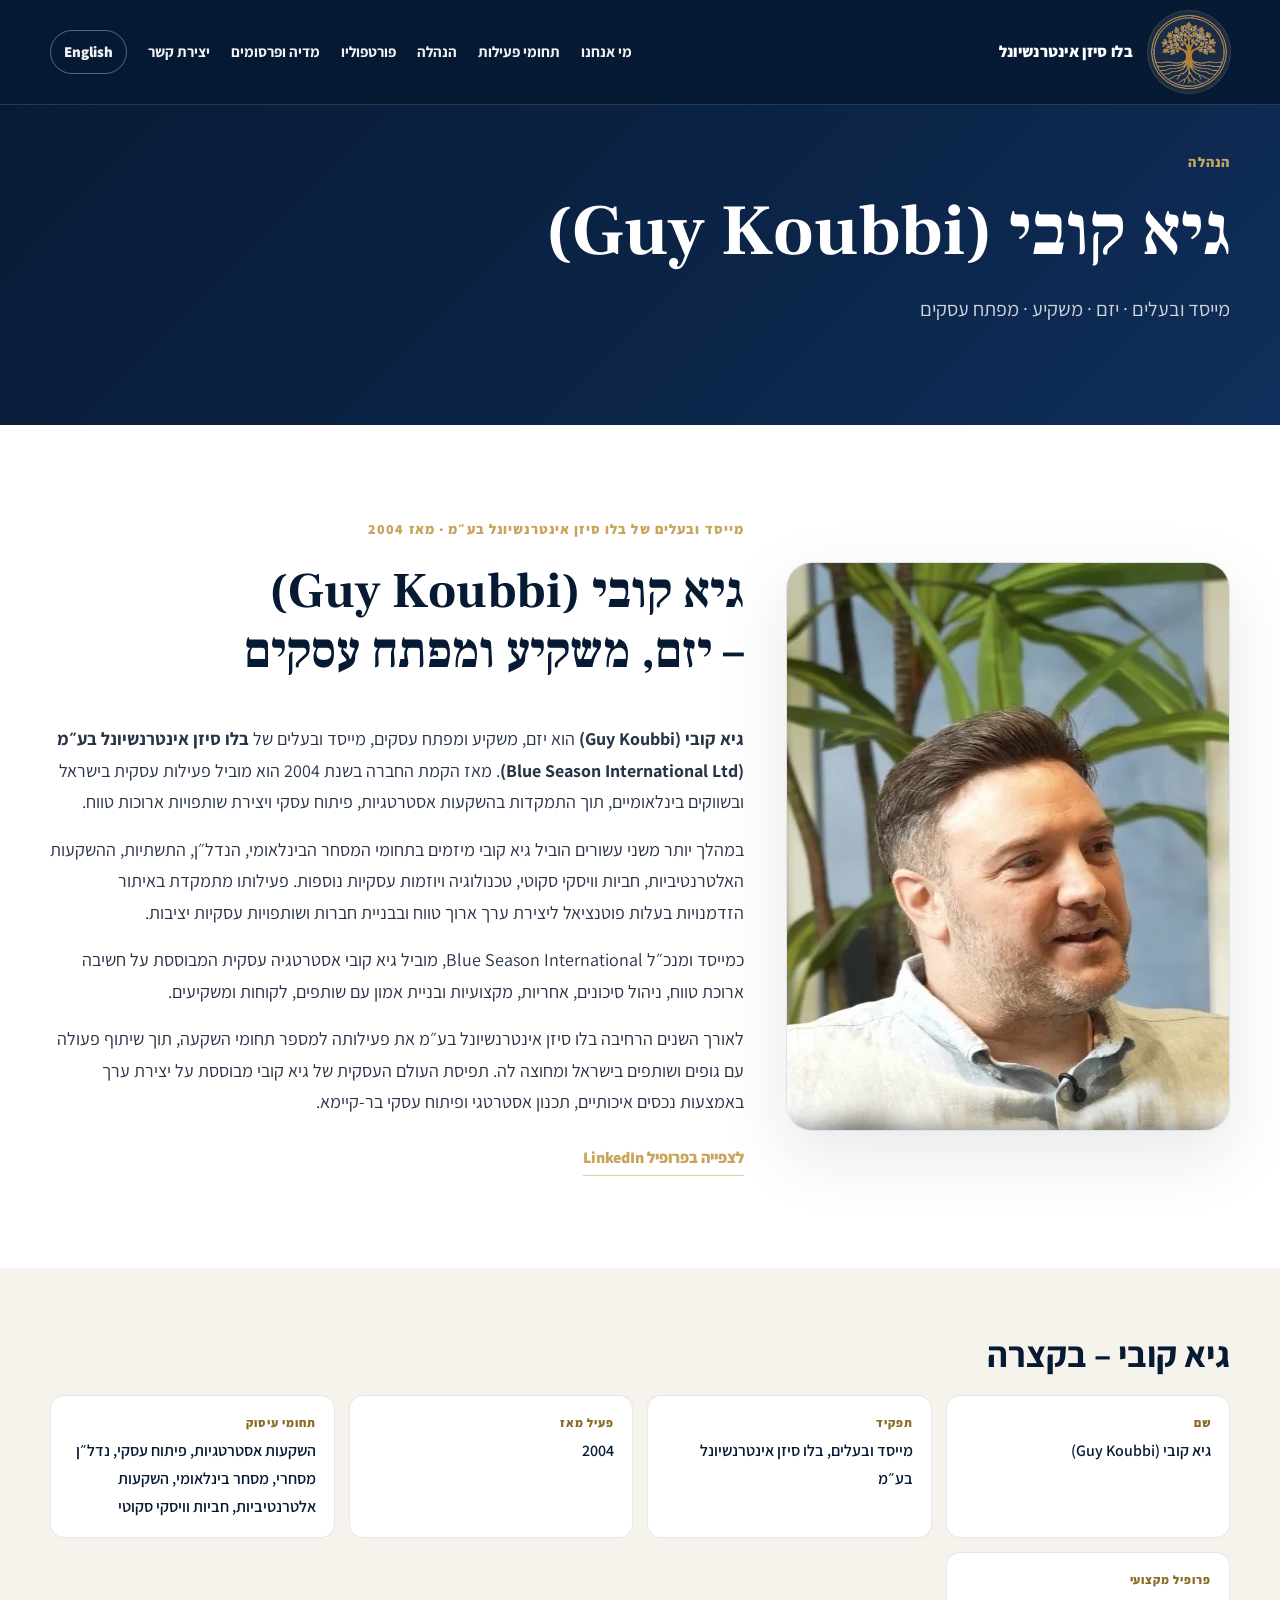
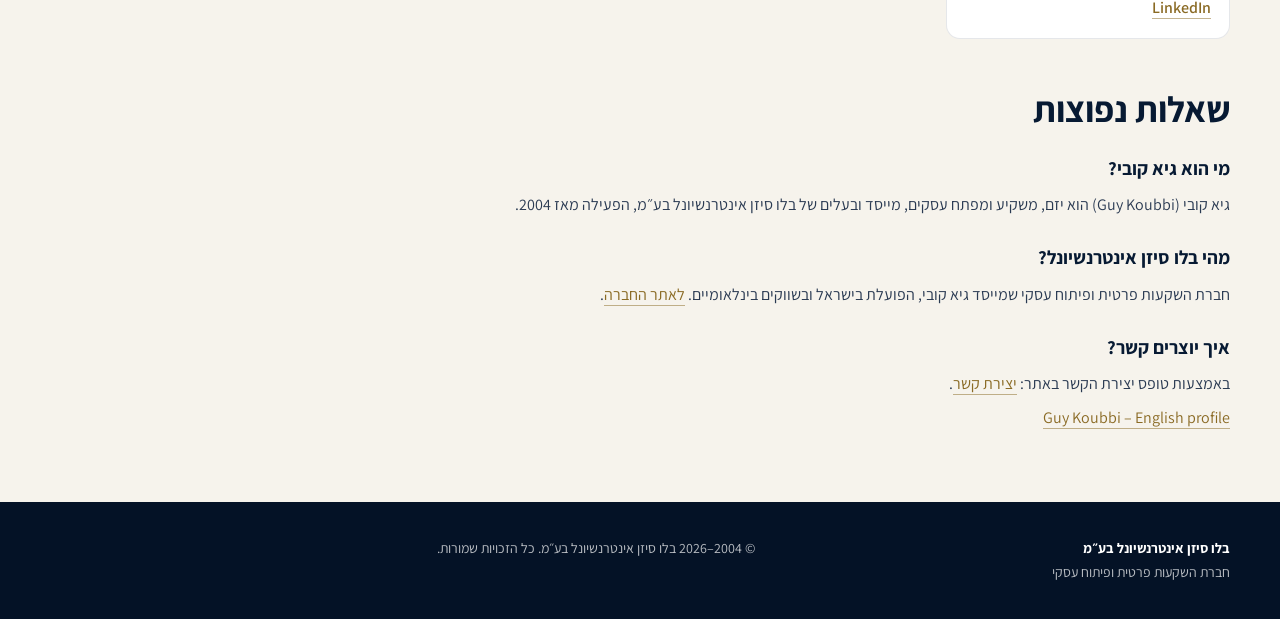
<file: guy-koubbi-he.html>
<!DOCTYPE html>
<html lang="he" dir="rtl">
<head>
  <meta charset="UTF-8">
  <meta name="viewport" content="width=device-width, initial-scale=1.0">
  <title>גיא קובי (Guy Koubbi) | בלו סיזן אינטרנשיונל בע״מ</title>
  <link rel="canonical" href="https://blueseasonint.com/guy-koubbi-he.html" />
<link rel="alternate" hreflang="he" href="https://blueseasonint.com/guy-koubbi-he.html" />
<link rel="alternate" hreflang="en" href="https://blueseasonint.com/guy-koubbi.html" />
<link rel="alternate" hreflang="x-default" href="https://blueseasonint.com/guy-koubbi.html" />
<meta property="og:site_name" content="בלו סיזן אינטרנשיונל בע״מ" />
<meta property="og:locale" content="he_IL" />
<meta property="og:locale:alternate" content="en_US" />
<meta property="og:type" content="profile" />
<meta property="og:url" content="https://blueseasonint.com/guy-koubbi-he.html" />
<meta property="og:title" content="גיא קובי (Guy Koubbi) | בלו סיזן אינטרנשיונל בע״מ" />
<meta property="og:description" content="גיא קובי (Guy Koubbi), מייסד ובעלים של בלו סיזן אינטרנשיונל בע״מ (Blue Season International Ltd), יזם, משקיע ומפתח עסקים." />
<meta property="og:image" content="https://blueseasonint.com/assets/og-image.jpg" />
<meta property="og:image:width" content="1200" />
<meta property="og:image:height" content="630" />
<meta name="twitter:card" content="summary_large_image" />
<meta name="twitter:title" content="גיא קובי (Guy Koubbi) | בלו סיזן אינטרנשיונל בע״מ" />
<meta name="twitter:description" content="גיא קובי (Guy Koubbi), מייסד ובעלים של בלו סיזן אינטרנשיונל בע״מ (Blue Season International Ltd), יזם, משקיע ומפתח עסקים." />
<meta name="twitter:image" content="https://blueseasonint.com/assets/og-image.jpg" />
<meta name="theme-color" content="#071a33" />
  <meta name="keywords" content="גיא קובי, Guy Koubbi, בלו סיזן אינטרנשיונל, יזם, משקיע, מפתח עסקים">
  <meta name="description" content="גיא קובי (Guy Koubbi), מייסד ובעלים של בלו סיזן אינטרנשיונל בע״מ (Blue Season International Ltd), יזם, משקיע ומפתח עסקים.">
  <link rel="icon" type="image/png" sizes="32x32" href="assets/favicon-32.png">
  <style>
:root{--navy:#071a33;--navy-2:#102a4a;--gold:#c8a45d;--gold-2:#d8b870;--white:#fff;--muted:#677386;--light:#f4f6f9;--line:rgba(255,255,255,.14);--dark-line:rgba(7,26,51,.12);--shadow:0 24px 70px rgba(7,26,51,.10)}
*{box-sizing:border-box}html{scroll-behavior:smooth}body{margin:0;font-family:'Assistant',Arial,sans-serif;color:var(--navy);background:#fff;line-height:1.75;direction:rtl;text-align:right}a{color:inherit;text-decoration:none}.container{width:min(1180px,calc(100% - 44px));margin:0 auto}header{position:fixed;top:0;width:100%;z-index:100;background:rgba(7,26,51,.94);backdrop-filter:blur(12px);border-bottom:1px solid var(--line)}.nav{min-height:104px;display:flex;align-items:center;justify-content:space-between;color:#fff;gap:20px}.brand{display:flex;align-items:center;gap:15px;font-weight:800;letter-spacing:.02em;text-transform:none;font-size:16px}.brand img{width:82px;height:82px;object-fit:contain;border-radius:50%;background:rgba(255,255,255,.08);box-shadow:0 0 0 1px rgba(200,164,93,.28);padding:3px}.nav-links{display:flex;gap:21px;align-items:center;font-size:15px;font-weight:700;opacity:.95}.nav-links a:hover{color:var(--gold)}.lang-switch{border:1px solid rgba(255,255,255,.35);padding:8px 13px;border-radius:999px;font-weight:800}.lang-switch:hover{border-color:var(--gold);color:var(--gold)}section{padding:92px 0}.eyebrow{color:var(--gold);letter-spacing:.08em;font-size:14px;font-weight:800;margin-bottom:18px}h1,h2,h3{margin-top:0}h1{font-family:'Assistant',Arial,sans-serif;font-size:clamp(48px,5.7vw,78px);line-height:1.08;letter-spacing:-.025em;margin-bottom:22px;max-width:760px}.linkedin-link{display:inline-flex;margin-top:10px;color:var(--gold);font-weight:900;border-bottom:1px solid rgba(200,164,93,.55);padding-bottom:3px}footer{background:#041226;color:rgba(255,255,255,.72);padding:34px 0;font-size:14px}.footer-inner{display:flex;justify-content:space-between;gap:20px;flex-wrap:wrap}footer strong{color:#fff}.page-hero{padding:150px 0 78px;background:linear-gradient(135deg,#071a33 0%,#0b2447 58%,#102f5c 100%);color:#fff}.page-hero h1{font-size:clamp(42px,6vw,72px)}.page-hero p{max-width:820px;color:rgba(255,255,255,.80);font-size:20px}.media-intro{display:grid;grid-template-columns:.78fr 1.22fr;gap:42px;align-items:center}.media-photo{border-radius:26px;overflow:hidden;box-shadow:var(--shadow);border:1px solid var(--dark-line);background:#fff}.media-photo img{width:100%;display:block}.media-bio h2{font-size:clamp(32px,4vw,50px);letter-spacing:-.04em}.media-bio .role{color:var(--gold);font-weight:800;letter-spacing:.08em;font-size:14px;margin-bottom:20px}.media-bio p{color:#273447;font-size:18px;margin:0 0 16px}
@media(max-width:980px){.nav-links{display:none}.media-intro{grid-template-columns:1fr}.brand img{width:64px;height:64px}.nav{min-height:86px}.page-hero{padding-top:126px}}
@media(max-width:620px){.container{width:min(100% - 28px,1180px)}section{padding:68px 0}.brand img{width:54px;height:54px}.nav{min-height:78px}.page-hero{padding-top:118px}}
  </style>
  <script type="application/ld+json">
{
  "@context": "https://schema.org",
  "@graph": [
    {
      "@type": "ProfilePage",
      "@id": "https://blueseasonint.com/guy-koubbi-he.html#webpage",
      "url": "https://blueseasonint.com/guy-koubbi-he.html",
      "inLanguage": "he",
      "name": "גיא קובי (Guy Koubbi)",
      "isPartOf": {
        "@id": "https://blueseasonint.com/#website"
      },
      "mainEntity": {
        "@id": "https://blueseasonint.com/guy-koubbi.html#person"
      },
      "breadcrumb": {
        "@id": "https://blueseasonint.com/guy-koubbi-he.html#breadcrumb"
      },
      "primaryImageOfPage": {
        "@type": "ImageObject",
        "url": "https://blueseasonint.com/assets/guy-koubbi.jpg",
        "width": 403,
        "height": 567
      }
    },
    {
      "@type": "Person",
      "@id": "https://blueseasonint.com/guy-koubbi.html#person",
      "name": "Guy Koubbi",
      "alternateName": [
        "גיא קובי"
      ],
      "description": "Guy Koubbi (גיא קובי) is the founder and owner of Blue Season International Ltd., an entrepreneur, investor and business developer active since 2004.",
      "url": "https://blueseasonint.com/guy-koubbi.html",
      "mainEntityOfPage": "https://blueseasonint.com/guy-koubbi-he.html",
      "image": "https://blueseasonint.com/assets/guy-koubbi.jpg",
      "jobTitle": "Founder & Owner",
      "worksFor": {
        "@id": "https://blueseasonint.com/#organization"
      },
      "affiliation": [
        {
          "@type": "Organization",
          "name": "Whisky Trade",
          "url": "https://www.whiskytrade.co.il/"
        },
        {
          "@type": "Organization",
          "name": "Cask Flow Limited",
          "url": "https://caskflow.uk/"
        }
      ],
      "sameAs": [
        "https://www.linkedin.com/in/guy-koubbi-b1179429/"
      ],
      "knowsAbout": [
        "Business Development",
        "Strategic Investments",
        "Alternative Investments",
        "Commercial Real Estate",
        "International Trade",
        "Scotch Whisky Casks"
      ],
      "knowsLanguage": [
        "he",
        "en"
      ]
    },
    {
      "@type": "BreadcrumbList",
      "@id": "https://blueseasonint.com/guy-koubbi-he.html#breadcrumb",
      "itemListElement": [
        {
          "@type": "ListItem",
          "position": 1,
          "name": "בלו סיזן אינטרנשיונל",
          "item": "https://blueseasonint.com/index-he.html"
        },
        {
          "@type": "ListItem",
          "position": 2,
          "name": "גיא קובי (Guy Koubbi)",
          "item": "https://blueseasonint.com/guy-koubbi-he.html"
        }
      ]
    }
  ]
}
</script>
<script>document.documentElement.classList.add("js")</script>
<link rel="preload" href="assets/fonts/assistant-hebrew-wght-normal.woff2" as="font" type="font/woff2" crossorigin>
<link rel="preload" href="assets/fonts/frank-ruhl-libre-hebrew-700-normal.woff2" as="font" type="font/woff2" crossorigin>
<link rel="preload" href="assets/fonts/assistant-latin-wght-normal.woff2" as="font" type="font/woff2" crossorigin>
<link rel="stylesheet" href="assets/fonts.css" />
<link rel="manifest" href="site.webmanifest" />
<link rel="apple-touch-icon" href="assets/apple-touch-icon.png" />
<link rel="stylesheet" href="assets/site-fixes.css" />
<script src="assets/site.js" defer></script>
</head>
<body>
<a class="skip-link" href="#main-content">דלג לתוכן הראשי</a>
  <header>
    <div class="container nav">
      <a class="brand" href="index-he.html#top" aria-label="בלו סיזן אינטרנשיונל">
        <img width="256" height="252" src="assets/blue-season-symbol.webp" alt="לוגו בלו סיזן אינטרנשיונל בע״מ">
        <span>בלו סיזן אינטרנשיונל</span>
      </a>
      <nav class="nav-links" aria-label="ניווט ראשי">
        <a href="index-he.html#about">מי אנחנו</a>
        <a href="index-he.html#activities">תחומי פעילות</a>
        <a href="guy-koubbi-he.html">הנהלה</a>
        <a href="index-he.html#portfolio">פורטפוליו</a>
        <a href="media-he.html">מדיה ופרסומים</a>
        <a href="index-he.html#contact">יצירת קשר</a>
        <a class="lang-switch" href="guy-koubbi.html">English</a>
      </nav>
    </div>
  </header>

  <main id="main-content">
    <section class="page-hero">
      <div class="container">
        <div class="eyebrow">הנהלה</div>
        <h1>גיא קובי (Guy Koubbi)</h1>
        <p>מייסד ובעלים · יזם · משקיע · מפתח עסקים</p>
      </div>
    </section>

    <section>
      <div class="container media-intro">
        <a class="media-photo" href="https://www.linkedin.com/in/guy-koubbi-b1179429/" target="_blank" rel="noopener" aria-label="פרופיל LinkedIn של גיא קובי">
          <img width="403" height="567" src="assets/guy-koubbi.webp" alt="גיא קובי (Guy Koubbi), מייסד ומנכ״ל בלו סיזן אינטרנשיונל בע״מ (Blue Season International Ltd)">
        </a>
        <div class="media-bio">
          <div class="role">מייסד ובעלים של בלו סיזן אינטרנשיונל בע״מ · מאז 2004</div>
          <h2>גיא קובי (Guy Koubbi) – יזם, משקיע ומפתח עסקים</h2>
          <p><strong>גיא קובי (Guy Koubbi)</strong> הוא יזם, משקיע ומפתח עסקים, מייסד ובעלים של <strong>בלו סיזן אינטרנשיונל בע״מ (Blue Season International Ltd)</strong>. מאז הקמת החברה בשנת 2004 הוא מוביל פעילות עסקית בישראל ובשווקים בינלאומיים, תוך התמקדות בהשקעות אסטרטגיות, פיתוח עסקי ויצירת שותפויות ארוכות טווח.</p>
          <p>במהלך יותר משני עשורים הוביל גיא קובי מיזמים בתחומי המסחר הבינלאומי, הנדל״ן, התשתיות, ההשקעות האלטרנטיביות, חביות וויסקי סקוטי, טכנולוגיה ויוזמות עסקיות נוספות. פעילותו מתמקדת באיתור הזדמנויות בעלות פוטנציאל ליצירת ערך ארוך טווח ובבניית חברות ושותפויות עסקיות יציבות.</p>
          <p>כמייסד ומנכ״ל Blue Season International, מוביל גיא קובי אסטרטגיה עסקית המבוססת על חשיבה ארוכת טווח, ניהול סיכונים, אחריות, מקצועיות ובניית אמון עם שותפים, לקוחות ומשקיעים.</p>
          <p>לאורך השנים הרחיבה בלו סיזן אינטרנשיונל בע״מ את פעילותה למספר תחומי השקעה, תוך שיתוף פעולה עם גופים ושותפים בישראל ומחוצה לה. תפיסת העולם העסקית של גיא קובי מבוססת על יצירת ערך באמצעות נכסים איכותיים, תכנון אסטרטגי ופיתוח עסקי בר-קיימא.</p>
          <a class="linkedin-link" href="https://www.linkedin.com/in/guy-koubbi-b1179429/" target="_blank" rel="noopener">לצפייה בפרופיל LinkedIn</a>
        </div>
      </div>
    </section>

    <section class="profile-facts">
      <div class="container">
        <h2>גיא קובי – בקצרה</h2>
        <dl class="facts">
          <div><dt>שם</dt><dd>גיא קובי (Guy Koubbi)</dd></div>
          <div><dt>תפקיד</dt><dd>מייסד ובעלים, בלו סיזן אינטרנשיונל בע״מ</dd></div>
          <div><dt>פעיל מאז</dt><dd>2004</dd></div>
          <div><dt>תחומי עיסוק</dt><dd>השקעות אסטרטגיות, פיתוח עסקי, נדל״ן מסחרי, מסחר בינלאומי, השקעות אלטרנטיביות, חביות וויסקי סקוטי</dd></div>
          <div><dt>פרופיל מקצועי</dt><dd><a href="https://www.linkedin.com/in/guy-koubbi-b1179429/" target="_blank" rel="noopener">LinkedIn</a></dd></div>
        </dl>
        <h2>שאלות נפוצות</h2>
        <h3>מי הוא גיא קובי?</h3>
        <p>גיא קובי (Guy Koubbi) הוא יזם, משקיע ומפתח עסקים, מייסד ובעלים של בלו סיזן אינטרנשיונל בע״מ, הפעילה מאז 2004.</p>
        <h3>מהי בלו סיזן אינטרנשיונל?</h3>
        <p>חברת השקעות פרטית ופיתוח עסקי שמייסד גיא קובי, הפועלת בישראל ובשווקים בינלאומיים. <a href="index-he.html">לאתר החברה</a>.</p>
        <h3>איך יוצרים קשר?</h3>
        <p>באמצעות טופס יצירת הקשר באתר: <a href="index-he.html#contact">יצירת קשר</a>.</p>
        <p><a href="guy-koubbi.html" hreflang="en" lang="en">Guy Koubbi – English profile</a></p>
      </div>
    </section>
  </main>

  <footer>
    <div class="container footer-inner">
      <div><strong>בלו סיזן אינטרנשיונל בע״מ</strong><br>חברת השקעות פרטית ופיתוח עסקי</div>
      <div>© 2004–2026 בלו סיזן אינטרנשיונל בע״מ. כל הזכויות שמורות.</div>
    </div>
  </footer>
</body>
</html>
</file>
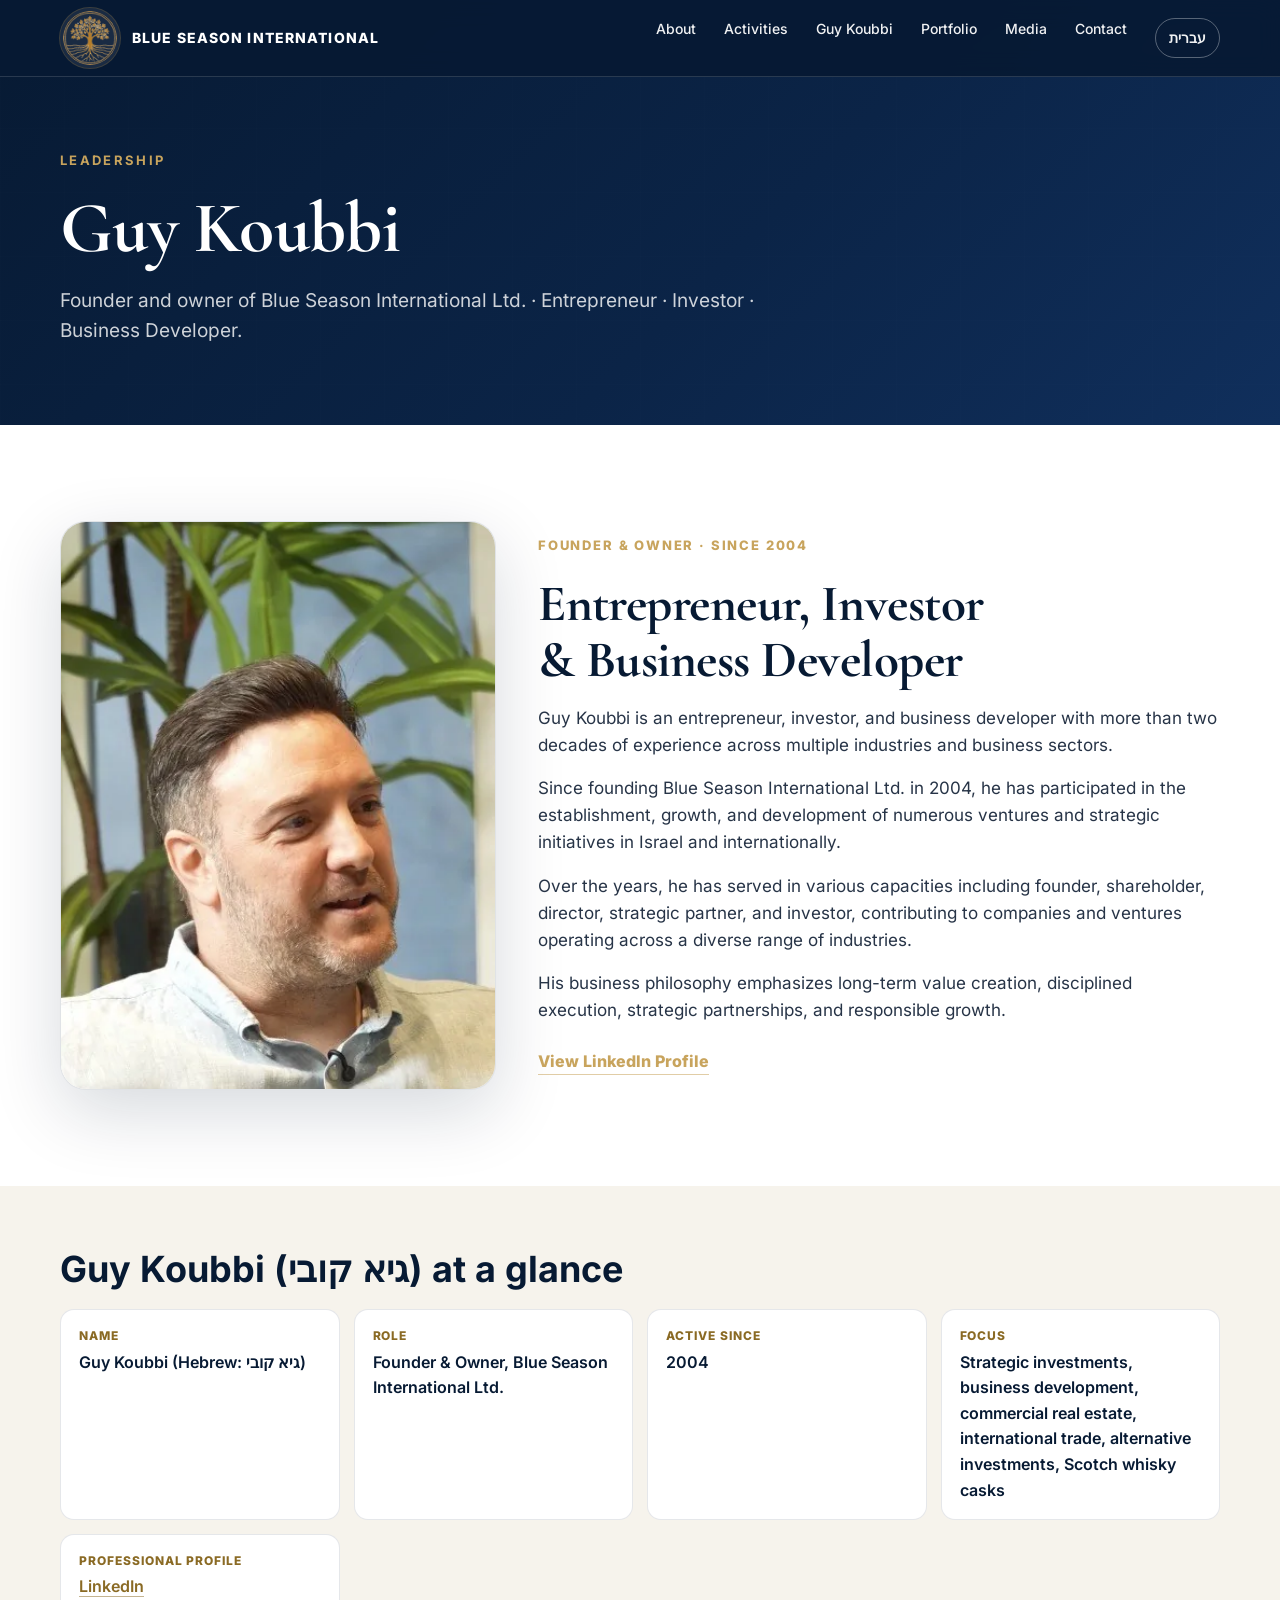
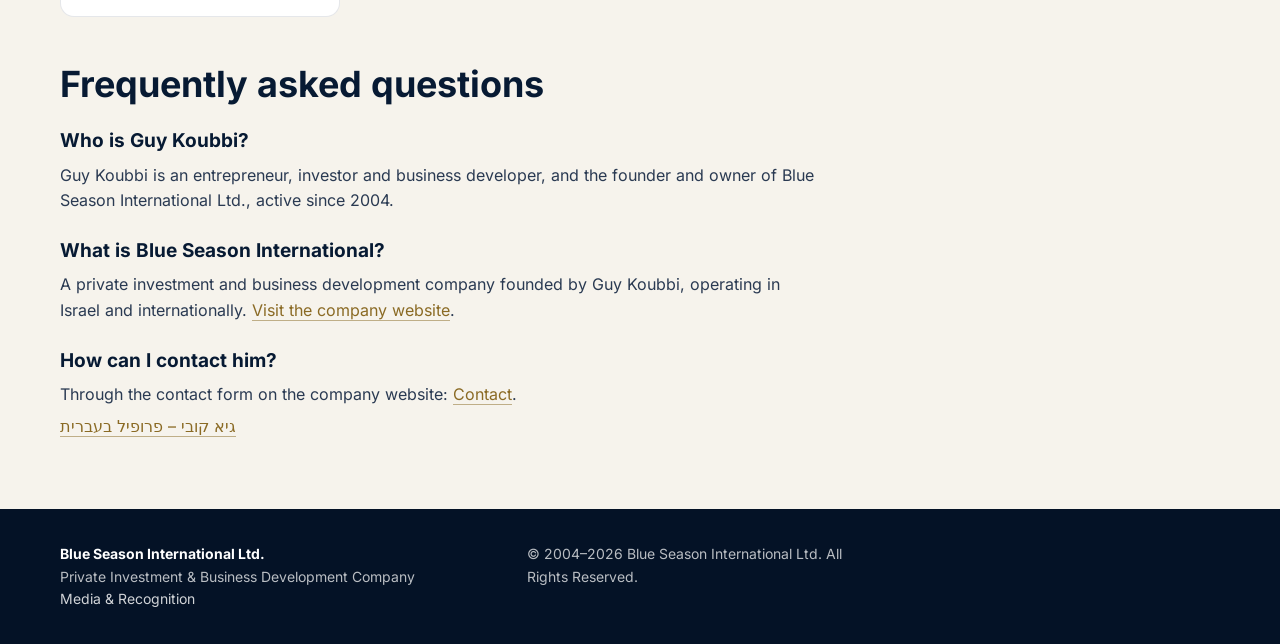
<file: guy-koubbi.html>
<!DOCTYPE html>
<html lang="en">
<head>
  <meta charset="UTF-8" />
  <meta name="viewport" content="width=device-width, initial-scale=1.0" />
  <style>
    :root {
      --navy: #071a33;
      --navy-2: #0b2447;
      --gold: #c8a45d;
      --white: #ffffff;
      --muted: #6d7480;
      --light: #f4f6f9;
      --line: rgba(255,255,255,0.14);
      --dark-line: rgba(7, 26, 51, 0.12);
    }

    * { box-sizing: border-box; }
    html { scroll-behavior: smooth; }
    body {
      margin: 0;
      font-family: 'Inter', Arial, sans-serif;
      color: var(--navy);
      background: var(--white);
      line-height: 1.6;
    }

    a { color: inherit; text-decoration: none; }

    .container {
      width: min(1160px, calc(100% - 40px));
      margin: 0 auto;
    }

    header {
      position: fixed;
      top: 0;
      width: 100%;
      z-index: 100;
      background: rgba(7, 26, 51, 0.92);
      backdrop-filter: blur(12px);
      border-bottom: 1px solid var(--line);
    }

    .nav {
      height: 76px;
      display: flex;
      align-items: center;
      justify-content: space-between;
      color: var(--white);
    }

    .brand {
      display: flex;
      align-items: center;
      gap: 12px;
      font-weight: 800;
      letter-spacing: 0.08em;
      text-transform: uppercase;
      font-size: 14px;
    }

    .brand img { width:60px; height:60px; object-fit:contain; border-radius:50%; background:rgba(255,255,255,.08); box-shadow:0 0 0 1px rgba(200,164,93,.28); padding:3px; }

    .nav-links {
      display: flex;
      gap: 28px;
      font-size: 14px;
      font-weight: 500;
      opacity: 0.94;
    }

    .nav-links a:hover { color: var(--gold); }

    .hero {
      min-height: 100vh;
      display: flex;
      align-items: center;
      color: var(--white);
      background:
        linear-gradient(rgba(7,26,51,0.74), rgba(7,26,51,0.92)),
        radial-gradient(circle at top right, rgba(200,164,93,0.24), transparent 34%),
        linear-gradient(135deg, #071a33 0%, #0b2447 55%, #102f5c 100%);
      position: relative;
      overflow: hidden;
      padding-top: 76px;
    }

    .hero::after {
      content: "";
      position: absolute;
      inset: 0;
      background-image:
        linear-gradient(rgba(255,255,255,0.05) 1px, transparent 1px),
        linear-gradient(90deg, rgba(255,255,255,0.05) 1px, transparent 1px);
      background-size: 64px 64px;
      opacity: 0.18;
      pointer-events: none;
    }

    .hero-content {
      position: relative;
      z-index: 2;
      max-width: 900px;
      padding: 90px 0 70px;
    }

    .eyebrow {
      color: var(--gold);
      text-transform: uppercase;
      letter-spacing: 0.18em;
      font-size: 13px;
      font-weight: 700;
      margin-bottom: 18px;
    }

    h1 {
      font-size: clamp(44px, 7vw, 84px);
      line-height: 0.98;
      margin: 0 0 24px;
      letter-spacing: -0.05em;
    }

    .hero h2 {
      font-size: clamp(22px, 3vw, 34px);
      font-weight: 600;
      margin: 0 0 22px;
      color: #f7f4ec;
    }

    .hero p {
      max-width: 790px;
      font-size: 19px;
      color: rgba(255,255,255,0.84);
      margin: 0 0 34px;
    }

    .btn-row { display: flex; gap: 14px; flex-wrap: wrap; }
    .btn {
      display: inline-flex;
      align-items: center;
      justify-content: center;
      padding: 14px 22px;
      border-radius: 999px;
      font-weight: 700;
      font-size: 14px;
      transition: 0.2s ease;
    }
    .btn-primary { background: var(--gold); color: var(--navy); }
    .btn-primary:hover { transform: translateY(-2px); background: #d6b46e; }
    .btn-secondary { border: 1px solid rgba(255,255,255,0.34); color: var(--white); }
    .btn-secondary:hover { border-color: var(--gold); color: var(--gold); }

    .stats {
      display: grid;
      grid-template-columns: repeat(4, 1fr);
      gap: 1px;
      background: var(--dark-line);
    }

    .stat {
      background: var(--white);
      padding: 34px 24px;
      text-align: center;
    }

    .stat strong {
      display: block;
      font-size: 38px;
      line-height: 1;
      color: var(--navy);
      letter-spacing: -0.04em;
      margin-bottom: 8px;
    }

    .stat span { color: var(--muted); font-size: 14px; font-weight: 600; }

    section { padding: 96px 0; }
    .section-light { background: var(--light); }
    .section-dark { background: var(--navy); color: var(--white); }

    .section-head {
      max-width: 760px;
      margin-bottom: 50px;
    }

    .section-head h2 {
      font-size: clamp(34px, 4vw, 52px);
      line-height: 1.08;
      margin: 0 0 18px;
      letter-spacing: -0.04em;
    }

    .section-head p {
      color: var(--muted);
      font-size: 18px;
      margin: 0;
    }
    .section-dark .section-head p { color: rgba(255,255,255,0.72); }

    .about-grid {
      display: grid;
      grid-template-columns: 1.1fr 0.9fr;
      gap: 46px;
      align-items: start;
    }

    .card {
      background: var(--white);
      border: 1px solid var(--dark-line);
      border-radius: 22px;
      padding: 32px;
      box-shadow: 0 22px 60px rgba(7, 26, 51, 0.06);
    }

    .about-text p { margin: 0 0 18px; color: #273447; font-size: 17px; }
    .quote-card {
      background: linear-gradient(135deg, var(--navy), var(--navy-2));
      color: var(--white);
      border: 0;
    }
    .quote-card .large {
      font-size: 32px;
      line-height: 1.18;
      letter-spacing: -0.04em;
      font-weight: 800;
      margin-bottom: 22px;
    }
    .quote-card p { color: rgba(255,255,255,0.72); margin: 0; }

    .timeline {
      display: grid;
      gap: 18px;
    }

    .timeline-item {
      display: grid;
      grid-template-columns: 150px 1fr;
      gap: 26px;
      padding: 26px;
      border: 1px solid var(--dark-line);
      border-radius: 18px;
      background: var(--white);
    }

    .year {
      color: var(--gold);
      font-weight: 800;
      font-size: 20px;
    }
    .timeline-item h3 { margin: 0 0 6px; font-size: 20px; }
    .timeline-item p { margin: 0; color: var(--muted); }

    .activities-grid, .principles-grid {
      display: grid;
      grid-template-columns: repeat(4, 1fr);
      gap: 18px;
    }

    .activity, .principle {
      border: 1px solid var(--dark-line);
      border-radius: 20px;
      padding: 26px;
      background: var(--white);
      min-height: 190px;
    }

    .activity h3, .principle h3 { margin: 0 0 10px; font-size: 19px; }
    .activity p, .principle p { margin: 0; color: var(--muted); font-size: 15px; }
    .icon {
      width: 42px;
      height: 42px;
      border-radius: 14px;
      background: rgba(200,164,93,0.16);
      color: var(--gold);
      display: flex;
      align-items: center;
      justify-content: center;
      font-weight: 800;
      margin-bottom: 18px;
    }

    .leadership {
      display: grid;
      grid-template-columns: 0.85fr 1.15fr;
      gap: 44px;
      align-items: center;
    }

    .leader-visual {
      min-height: 440px;
      border-radius: 26px;
      overflow: hidden;
      border: 1px solid var(--line);
      box-shadow: 0 28px 80px rgba(0,0,0,0.24);
      background: #0b2447;
    }

    .leader-visual img {
      width: 100%;
      height: 100%;
      min-height: 440px;
      object-fit: cover;
      object-position: center;
      display: block;
    }

    .leader-text p { color: rgba(255,255,255,0.78); font-size: 17px; margin: 0 0 16px; }
    .linkedin-link {
      display: inline-flex;
      margin-top: 8px;
      color: var(--gold);
      font-weight: 800;
      border-bottom: 1px solid rgba(200,164,93,0.55);
    }
    .linkedin-link:hover { color: #e0c27a; }

    .ventures-grid {
      display: grid;
      grid-template-columns: repeat(4, 1fr);
      gap: 18px;
      margin-top: 26px;
    }
    .venture {
      border: 1px solid var(--dark-line);
      border-radius: 18px;
      padding: 22px;
      background: #fff;
    }
    .venture h3 { margin: 0 0 8px; font-size: 18px; }
    .venture p { margin: 0; color: var(--muted); font-size: 14px; }

    .portfolio-card {
      background: var(--white);
      border-radius: 26px;
      border: 1px solid var(--dark-line);
      padding: 44px;
      max-width: 920px;
      box-shadow: 0 22px 60px rgba(7, 26, 51, 0.06);
    }
    .portfolio-card p { color: #273447; font-size: 18px; margin: 0 0 18px; }

    .contact-box {
      display: grid;
      grid-template-columns: 1fr 1fr;
      gap: 26px;
      background: var(--navy);
      color: var(--white);
      border-radius: 28px;
      padding: 46px;
      align-items: center;
    }
    .contact-box h2 { margin: 0 0 14px; font-size: 42px; letter-spacing: -0.04em; }
    .contact-box p { color: rgba(255,255,255,0.72); margin: 0; }
    .contact-details {
      display: grid;
      gap: 14px;
    }
    .contact-item {
      background: rgba(255,255,255,0.07);
      border: 1px solid var(--line);
      border-radius: 16px;
      padding: 18px;
    }
    .contact-item small { display: block; color: var(--gold); font-weight: 800; text-transform: uppercase; letter-spacing: .12em; margin-bottom: 4px; }

    footer {
      background: #041226;
      color: rgba(255,255,255,0.72);
      padding: 34px 0;
      font-size: 14px;
    }
    .footer-inner {
      display: flex;
      justify-content: space-between;
      gap: 20px;
      flex-wrap: wrap;
    }
    footer strong { color: var(--white); }

    @media (max-width: 940px) {
      .nav-links { display: none; }
      .stats, .activities-grid, .principles-grid, .ventures-grid { grid-template-columns: repeat(2, 1fr); }
      .about-grid, .leadership, .contact-box { grid-template-columns: 1fr; }
      .timeline-item { grid-template-columns: 1fr; gap: 8px; }
    }

    @media (max-width: 580px) {
      .container { width: min(100% - 28px, 1160px); }
      .stats, .activities-grid, .principles-grid, .ventures-grid { grid-template-columns: 1fr; }
      section { padding: 70px 0; }
      .hero-content { padding: 70px 0 46px; }
      .contact-box, .portfolio-card, .card { padding: 28px; }
      .brand span { display: none; }
    }
  

    .page-hero {
      padding: 150px 0 78px;
      background: linear-gradient(135deg, #071a33 0%, #0b2447 58%, #102f5c 100%);
      color: #fff;
      position: relative;
      overflow: hidden;
    }
    .page-hero::after {
      content: "";
      position: absolute;
      inset: 0;
      background-image: linear-gradient(rgba(255,255,255,0.05) 1px, transparent 1px), linear-gradient(90deg, rgba(255,255,255,0.05) 1px, transparent 1px);
      background-size: 64px 64px;
      opacity: 0.14;
    }
    .page-hero .container { position: relative; z-index: 2; }
    .page-hero h1 { font-size: clamp(42px, 6vw, 72px); margin-bottom: 18px; }
    .page-hero p { max-width: 820px; color: rgba(255,255,255,0.80); font-size: 19px; margin: 0; }
    .media-intro {
      display: grid;
      grid-template-columns: 0.78fr 1.22fr;
      gap: 42px;
      align-items: center;
    }
    .media-photo {
      border-radius: 26px;
      overflow: hidden;
      box-shadow: 0 22px 70px rgba(7,26,51,0.16);
      border: 1px solid var(--dark-line);
      background: #fff;
    }
    .media-photo img { width: 100%; display: block; object-fit: cover; }
    .media-bio h2 { margin: 0 0 10px; font-size: clamp(32px, 4vw, 50px); letter-spacing: -0.04em; }
    .media-bio .role { color: var(--gold); font-weight: 800; text-transform: uppercase; letter-spacing: .14em; font-size: 13px; margin-bottom: 20px; }
    .media-bio p { color: #273447; font-size: 17px; margin: 0 0 16px; }
    .press-grid { display: grid; grid-template-columns: repeat(3, 1fr); gap: 22px; }
    .press-card {
      background: #fff;
      border: 1px solid var(--dark-line);
      border-radius: 22px;
      padding: 28px;
      box-shadow: 0 18px 50px rgba(7, 26, 51, 0.06);
      display: flex;
      flex-direction: column;
      min-height: 300px;
    }
    .press-source { color: var(--gold); font-weight: 900; text-transform: uppercase; letter-spacing: .14em; font-size: 12px; margin-bottom: 14px; }
    .press-card h3 { font-size: 22px; line-height: 1.2; margin: 0 0 12px; }
    .press-card p { color: var(--muted); margin: 0 0 22px; font-size: 15px; }
    .press-card .btn { margin-top: auto; align-self: flex-start; }
    .disclaimer { color: var(--muted); font-size: 14px; margin-top: 28px; max-width: 860px; }
    @media (max-width: 940px) { .media-intro, .press-grid { grid-template-columns: 1fr; } }
.lang-switch{border:1px solid rgba(255,255,255,.35);padding:8px 13px;border-radius:999px;font-weight:800}.lang-switch:hover{border-color:var(--gold);color:var(--gold)!important}
</style>
  <title>Guy Koubbi | Founder of Blue Season International Ltd.</title>
  <link rel="canonical" href="https://blueseasonint.com/guy-koubbi.html" />
<link rel="alternate" hreflang="he" href="https://blueseasonint.com/guy-koubbi-he.html" />
<link rel="alternate" hreflang="en" href="https://blueseasonint.com/guy-koubbi.html" />
<link rel="alternate" hreflang="x-default" href="https://blueseasonint.com/guy-koubbi.html" />
<meta property="og:site_name" content="Blue Season International Ltd." />
<meta property="og:locale" content="en_US" />
<meta property="og:locale:alternate" content="he_IL" />
<meta property="og:type" content="profile" />
<meta property="og:url" content="https://blueseasonint.com/guy-koubbi.html" />
<meta property="og:title" content="Guy Koubbi | Blue Season International Ltd." />
<meta property="og:description" content="Founder and owner of Blue Season International Ltd., entrepreneur, investor and business developer." />
<meta property="og:image" content="https://blueseasonint.com/assets/og-image.jpg" />
<meta property="og:image:width" content="1200" />
<meta property="og:image:height" content="630" />
<meta name="twitter:card" content="summary_large_image" />
<meta name="twitter:title" content="Guy Koubbi | Blue Season International Ltd." />
<meta name="twitter:description" content="Founder and owner of Blue Season International Ltd., entrepreneur, investor and business developer." />
<meta name="twitter:image" content="https://blueseasonint.com/assets/og-image.jpg" />
<meta name="theme-color" content="#071a33" />
<link rel="icon" href="/favicon.ico" />
<link rel="icon" type="image/png" sizes="48x48" href="assets/favicon-48.png" />
  <meta name="description" content="Guy Koubbi is the founder and owner of Blue Season International Ltd., entrepreneur, investor and business developer active since 2004." />
  <meta name="keywords" content="Guy Koubbi, גיא קובי, Blue Season International Ltd., entrepreneur, investor, business developer, director" />
  <script type="application/ld+json">
{
  "@context": "https://schema.org",
  "@graph": [
    {
      "@type": "ProfilePage",
      "@id": "https://blueseasonint.com/guy-koubbi.html#webpage",
      "url": "https://blueseasonint.com/guy-koubbi.html",
      "inLanguage": "en",
      "name": "Guy Koubbi",
      "isPartOf": {
        "@id": "https://blueseasonint.com/#website"
      },
      "mainEntity": {
        "@id": "https://blueseasonint.com/guy-koubbi.html#person"
      },
      "breadcrumb": {
        "@id": "https://blueseasonint.com/guy-koubbi.html#breadcrumb"
      },
      "primaryImageOfPage": {
        "@type": "ImageObject",
        "url": "https://blueseasonint.com/assets/guy-koubbi.jpg",
        "width": 403,
        "height": 567
      }
    },
    {
      "@type": "Person",
      "@id": "https://blueseasonint.com/guy-koubbi.html#person",
      "name": "Guy Koubbi",
      "alternateName": [
        "גיא קובי"
      ],
      "description": "Guy Koubbi (גיא קובי) is the founder and owner of Blue Season International Ltd., an entrepreneur, investor and business developer active since 2004.",
      "url": "https://blueseasonint.com/guy-koubbi.html",
      "mainEntityOfPage": "https://blueseasonint.com/guy-koubbi.html",
      "image": "https://blueseasonint.com/assets/guy-koubbi.jpg",
      "jobTitle": "Founder & Owner",
      "worksFor": {
        "@id": "https://blueseasonint.com/#organization"
      },
      "affiliation": [
        {
          "@type": "Organization",
          "name": "Whisky Trade",
          "url": "https://www.whiskytrade.co.il/"
        },
        {
          "@type": "Organization",
          "name": "Cask Flow Limited",
          "url": "https://caskflow.uk/"
        }
      ],
      "sameAs": [
        "https://www.linkedin.com/in/guy-koubbi-b1179429/"
      ],
      "knowsAbout": [
        "Business Development",
        "Strategic Investments",
        "Alternative Investments",
        "Commercial Real Estate",
        "International Trade",
        "Scotch Whisky Casks"
      ],
      "knowsLanguage": [
        "he",
        "en"
      ]
    },
    {
      "@type": "BreadcrumbList",
      "@id": "https://blueseasonint.com/guy-koubbi.html#breadcrumb",
      "itemListElement": [
        {
          "@type": "ListItem",
          "position": 1,
          "name": "Blue Season International",
          "item": "https://blueseasonint.com/"
        },
        {
          "@type": "ListItem",
          "position": 2,
          "name": "Guy Koubbi",
          "item": "https://blueseasonint.com/guy-koubbi.html"
        }
      ]
    }
  ]
}
</script>
<script>document.documentElement.classList.add("js")</script>
<link rel="preload" href="assets/fonts/inter-latin-wght-normal.woff2" as="font" type="font/woff2" crossorigin>
<link rel="preload" href="assets/fonts/cormorant-garamond-latin-700-normal.woff2" as="font" type="font/woff2" crossorigin>
<link rel="stylesheet" href="assets/fonts.css" />
<link rel="manifest" href="site.webmanifest" />
<link rel="apple-touch-icon" href="assets/apple-touch-icon.png" />
<link rel="stylesheet" href="assets/site-fixes.css" />
<script src="assets/site.js" defer></script>
</head>
<body>
<a class="skip-link" href="#main-content">Skip to main content</a>
  <header>
    <div class="container nav">
      <a class="brand" href="index.html#top" aria-label="Blue Season International">
        <img width="256" height="252" src="assets/blue-season-symbol.webp" alt="Blue Season International Logo" />
        <span>Blue Season International</span>
      </a>
      <nav class="nav-links" aria-label="Main navigation">
        <a href="index.html#about">About</a>
        <a href="index.html#activities">Activities</a>
        <a href="guy-koubbi.html">Guy Koubbi</a>
        <a href="index.html#portfolio">Portfolio</a>
        <a href="media.html">Media</a>
        <a href="index.html#contact">Contact</a>
              <a class="lang-switch" href="guy-koubbi-he.html">עברית</a>
      </nav>
    </div>
  </header>
  <main id="main-content">
    <section class="page-hero">
      <div class="container">
        <div class="eyebrow">Leadership</div>
        <h1>Guy Koubbi</h1>
        <p>Founder and owner of Blue Season International Ltd. · Entrepreneur · Investor · Business Developer.</p>
      </div>
    </section>
    <section>
      <div class="container media-intro">
        <a class="media-photo" href="https://www.linkedin.com/in/guy-koubbi-b1179429/" target="_blank" rel="noopener">
          <img width="403" height="567" src="assets/guy-koubbi.webp" alt="Guy Koubbi, Founder & Owner of Blue Season International Ltd." />
        </a>
        <div class="media-bio">
          <div class="role">Founder & Owner · Since 2004</div>
          <h2>Entrepreneur, Investor & Business Developer</h2>
          <p>Guy Koubbi is an entrepreneur, investor, and business developer with more than two decades of experience across multiple industries and business sectors.</p>
          <p>Since founding Blue Season International Ltd. in 2004, he has participated in the establishment, growth, and development of numerous ventures and strategic initiatives in Israel and internationally.</p>
          <p>Over the years, he has served in various capacities including founder, shareholder, director, strategic partner, and investor, contributing to companies and ventures operating across a diverse range of industries.</p>
          <p>His business philosophy emphasizes long-term value creation, disciplined execution, strategic partnerships, and responsible growth.</p>
          <a class="linkedin-link" href="https://www.linkedin.com/in/guy-koubbi-b1179429/" target="_blank" rel="noopener">View LinkedIn Profile</a>
        </div>
      </div>
    </section>

    <section class="profile-facts">
      <div class="container">
        <h2>Guy Koubbi (גיא קובי) at a glance</h2>
        <dl class="facts">
          <div><dt>Name</dt><dd>Guy Koubbi (Hebrew: גיא קובי)</dd></div>
          <div><dt>Role</dt><dd>Founder &amp; Owner, Blue Season International Ltd.</dd></div>
          <div><dt>Active since</dt><dd>2004</dd></div>
          <div><dt>Focus</dt><dd>Strategic investments, business development, commercial real estate, international trade, alternative investments, Scotch whisky casks</dd></div>
          <div><dt>Professional profile</dt><dd><a href="https://www.linkedin.com/in/guy-koubbi-b1179429/" target="_blank" rel="noopener">LinkedIn</a></dd></div>
        </dl>
        <h2>Frequently asked questions</h2>
        <h3>Who is Guy Koubbi?</h3>
        <p>Guy Koubbi is an entrepreneur, investor and business developer, and the founder and owner of Blue Season International Ltd., active since 2004.</p>
        <h3>What is Blue Season International?</h3>
        <p>A private investment and business development company founded by Guy Koubbi, operating in Israel and internationally. <a href="index.html">Visit the company website</a>.</p>
        <h3>How can I contact him?</h3>
        <p>Through the contact form on the company website: <a href="index.html#contact">Contact</a>.</p>
        <p><a href="guy-koubbi-he.html" hreflang="he" lang="he">גיא קובי – פרופיל בעברית</a></p>
      </div>
    </section>
  </main>
  <footer>
    <div class="container footer-inner">
      <div><strong>Blue Season International Ltd.</strong><br />Private Investment & Business Development Company<br /><a href="media.html" style="color:rgba(255,255,255,0.82);">Media & Recognition</a></div>
      <div>© 2004–2026 Blue Season International Ltd. All Rights Reserved.</div>
    </div>
  </footer>
</body>
</html>
</file>
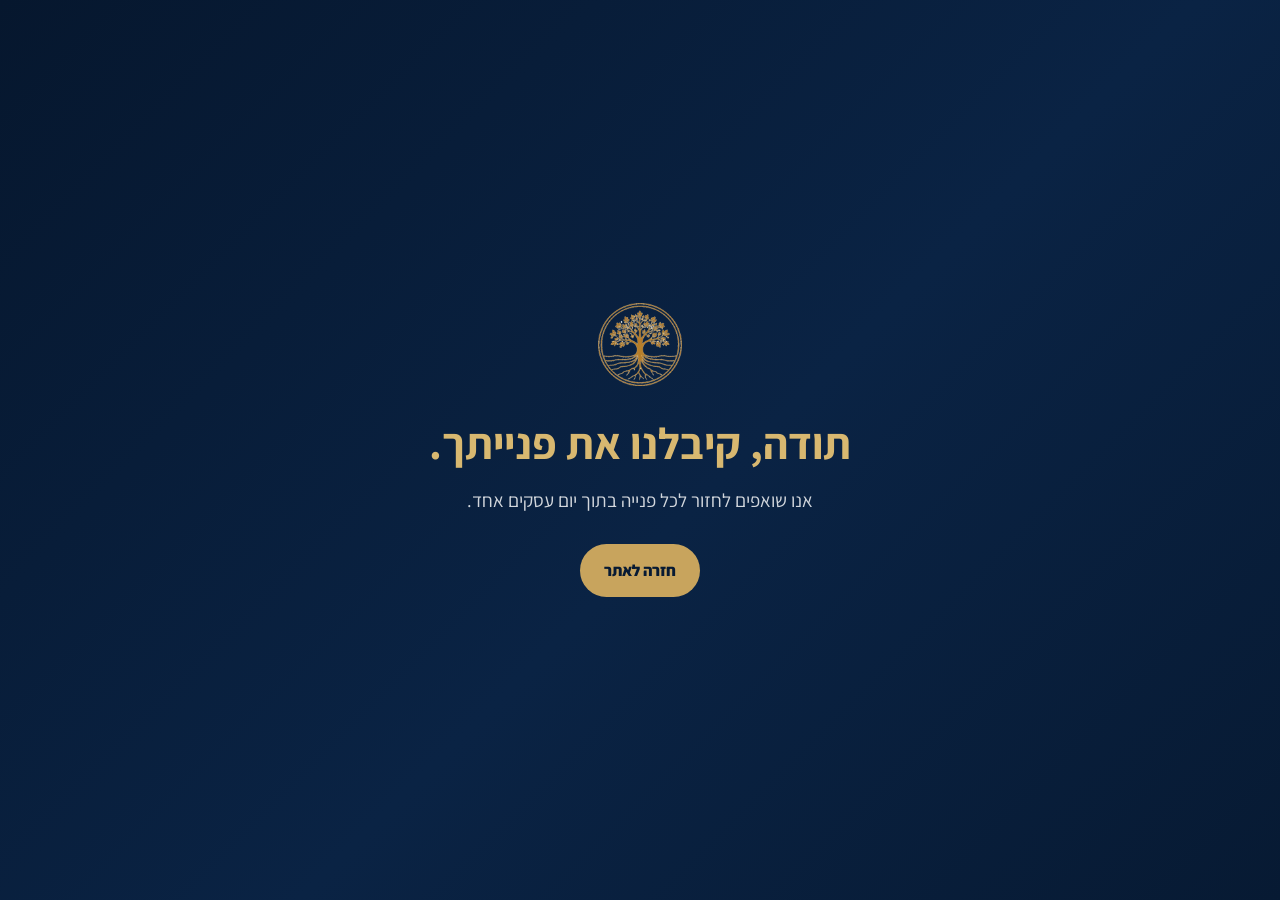
<file: thanks-he.html>
<!DOCTYPE html>
<html lang="he" dir="rtl">
<head>
  <meta charset="UTF-8" />
  <meta name="viewport" content="width=device-width, initial-scale=1.0" />
  <meta name="robots" content="noindex, follow" />
  <title>תודה | בלו סיזן אינטרנשיונל בע״מ</title>
  <link rel="icon" href="/favicon.ico">
  <link rel="icon" type="image/png" sizes="48x48" href="assets/favicon-48.png">
  <style>
    :root{--navy:#071a33;--gold:#c8a45d;--gold-2:#d8b870}
    *{box-sizing:border-box}
    body{margin:0;min-height:100vh;display:grid;place-items:center;padding:24px;font-family:'Assistant',Arial,sans-serif;color:#fff;background:linear-gradient(135deg,#06172e 0%,#0a2344 55%,#071a33 100%);line-height:1.7;text-align:center;direction:rtl}
    .box{max-width:560px}
    img{width:84px;height:84px;object-fit:contain;margin-bottom:22px}
    h1{font-size:clamp(30px,5vw,44px);line-height:1.2;margin:0 0 14px;color:var(--gold-2)}
    p{color:rgba(255,255,255,.82);font-size:19px;margin:0 0 28px}
    a.btn{display:inline-block;background:var(--gold);color:var(--navy);padding:13px 24px;border-radius:999px;font-weight:800;text-decoration:none}
    a.btn:focus-visible{outline:3px solid var(--gold-2);outline-offset:3px}
  </style>
<link rel="preload" href="assets/fonts/assistant-hebrew-wght-normal.woff2" as="font" type="font/woff2" crossorigin>
<link rel="preload" href="assets/fonts/frank-ruhl-libre-hebrew-700-normal.woff2" as="font" type="font/woff2" crossorigin>
<link rel="preload" href="assets/fonts/assistant-latin-wght-normal.woff2" as="font" type="font/woff2" crossorigin>
<link rel="stylesheet" href="assets/fonts.css" />
<link rel="manifest" href="site.webmanifest" />
<link rel="apple-touch-icon" href="assets/apple-touch-icon.png" />
</head>
<body>
  <main class="box">
    <img src="assets/blue-season-symbol.webp" alt="לוגו בלו סיזן אינטרנשיונל" width="84" height="84">
    <h1>תודה, קיבלנו את פנייתך.</h1>
    <p>אנו שואפים לחזור לכל פנייה בתוך יום עסקים אחד.</p>
    <a class="btn" href="index-he.html">חזרה לאתר</a>
  </main>
</body>
</html>
</file>
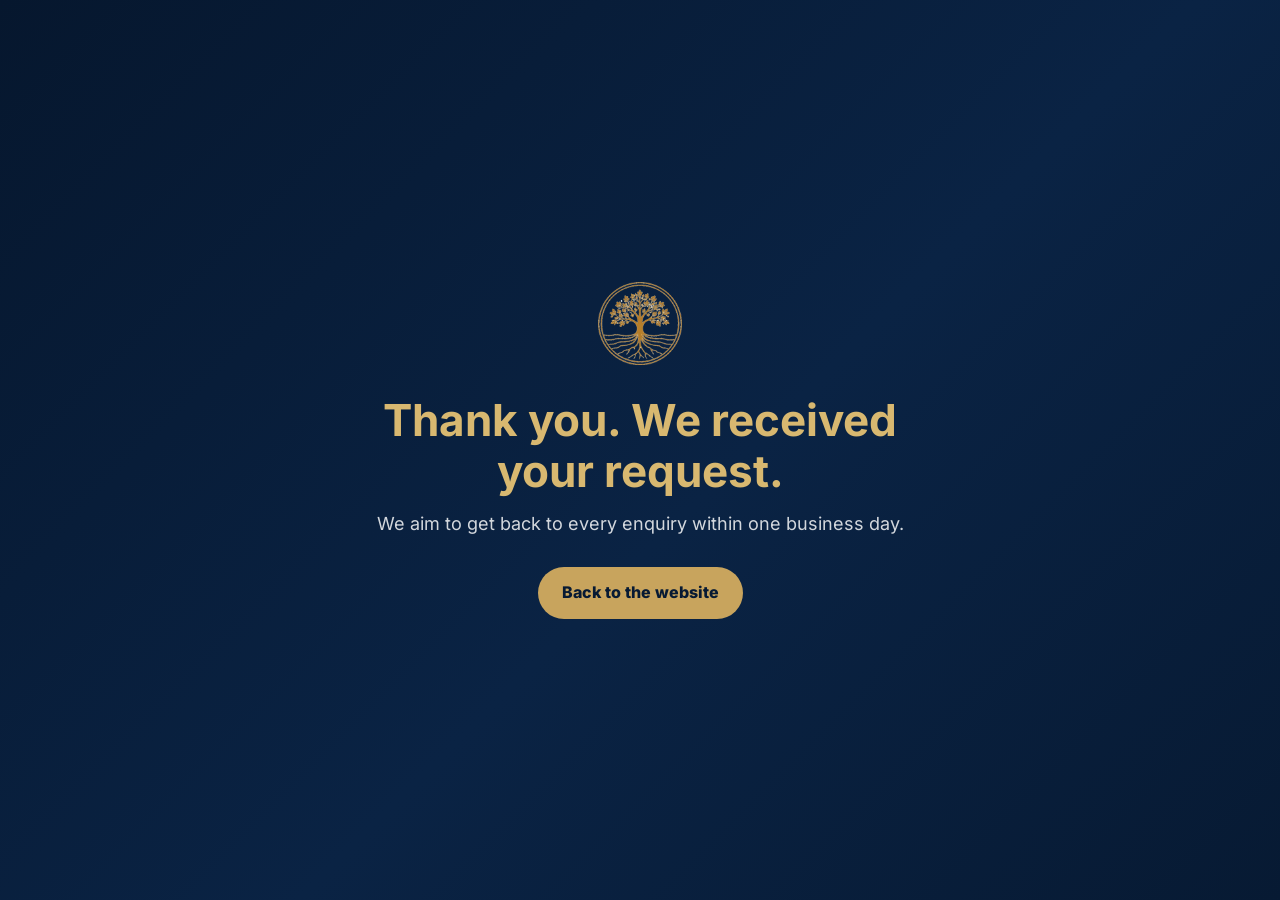
<file: thanks.html>
<!DOCTYPE html>
<html lang="en">
<head>
  <meta charset="UTF-8" />
  <meta name="viewport" content="width=device-width, initial-scale=1.0" />
  <meta name="robots" content="noindex, follow" />
  <title>Thank you | Blue Season International Ltd.</title>
  <link rel="icon" href="/favicon.ico">
  <link rel="icon" type="image/png" sizes="48x48" href="assets/favicon-48.png">
  <style>
    :root{--navy:#071a33;--gold:#c8a45d;--gold-2:#d8b870}
    *{box-sizing:border-box}
    body{margin:0;min-height:100vh;display:grid;place-items:center;padding:24px;font-family:Inter,Arial,sans-serif;color:#fff;background:linear-gradient(135deg,#06172e 0%,#0a2344 55%,#071a33 100%);line-height:1.6;text-align:center}
    .box{max-width:560px}
    img{width:84px;height:84px;object-fit:contain;margin-bottom:22px}
    h1{font-size:clamp(30px,5vw,44px);line-height:1.15;margin:0 0 14px;color:var(--gold-2)}
    p{color:rgba(255,255,255,.82);font-size:18px;margin:0 0 28px}
    a.btn{display:inline-block;background:var(--gold);color:var(--navy);padding:13px 24px;border-radius:999px;font-weight:800;text-decoration:none}
    a.btn:focus-visible{outline:3px solid var(--gold-2);outline-offset:3px}
  </style>
<link rel="preload" href="assets/fonts/inter-latin-wght-normal.woff2" as="font" type="font/woff2" crossorigin>
<link rel="preload" href="assets/fonts/cormorant-garamond-latin-600-normal.woff2" as="font" type="font/woff2" crossorigin>
<link rel="stylesheet" href="assets/fonts.css" />
<link rel="manifest" href="site.webmanifest" />
<link rel="apple-touch-icon" href="assets/apple-touch-icon.png" />
</head>
<body>
  <main class="box">
    <img src="assets/blue-season-symbol.webp" alt="Blue Season International logo" width="84" height="84">
    <h1>Thank you. We received your request.</h1>
    <p>We aim to get back to every enquiry within one business day.</p>
    <a class="btn" href="index.html">Back to the website</a>
  </main>
</body>
</html>
</file>
<file: assets/fonts.css>
/* Self-hosted fonts (latin + hebrew subsets). Replaces Google Fonts: faster, no third-party requests. */
@font-face{font-family:'Assistant';font-style:normal;font-weight:200 800;font-display:swap;src:url(fonts/assistant-hebrew-wght-normal.woff2) format('woff2-variations'),url(fonts/assistant-hebrew-wght-normal.woff2) format('woff2');unicode-range:U+0307-0308,U+0590-05FF,U+200C-2010,U+20AA,U+25CC,U+FB1D-FB4F}
@font-face{font-family:'Assistant';font-style:normal;font-weight:200 800;font-display:swap;src:url(fonts/assistant-latin-wght-normal.woff2) format('woff2-variations'),url(fonts/assistant-latin-wght-normal.woff2) format('woff2');unicode-range:U+0000-00FF,U+0131,U+0152-0153,U+02BB-02BC,U+02C6,U+02DA,U+02DC,U+0304,U+0308,U+0329,U+2000-206F,U+20AC,U+2122,U+2191,U+2193,U+2212,U+2215,U+FEFF,U+FFFD}
@font-face{font-family:'Inter';font-style:normal;font-weight:100 900;font-display:swap;src:url(fonts/inter-latin-wght-normal.woff2) format('woff2-variations'),url(fonts/inter-latin-wght-normal.woff2) format('woff2');unicode-range:U+0000-00FF,U+0131,U+0152-0153,U+02BB-02BC,U+02C6,U+02DA,U+02DC,U+0304,U+0308,U+0329,U+2000-206F,U+20AC,U+2122,U+2191,U+2193,U+2212,U+2215,U+FEFF,U+FFFD}
@font-face{font-family:'Cormorant Garamond';font-style:normal;font-weight:500;font-display:swap;src:url(fonts/cormorant-garamond-latin-500-normal.woff2) format('woff2');unicode-range:U+0000-00FF,U+0131,U+0152-0153,U+02BB-02BC,U+02C6,U+02DA,U+02DC,U+0304,U+0308,U+0329,U+2000-206F,U+20AC,U+2122,U+2191,U+2193,U+2212,U+2215,U+FEFF,U+FFFD}
@font-face{font-family:'Cormorant Garamond';font-style:normal;font-weight:600;font-display:swap;src:url(fonts/cormorant-garamond-latin-600-normal.woff2) format('woff2');unicode-range:U+0000-00FF,U+0131,U+0152-0153,U+02BB-02BC,U+02C6,U+02DA,U+02DC,U+0304,U+0308,U+0329,U+2000-206F,U+20AC,U+2122,U+2191,U+2193,U+2212,U+2215,U+FEFF,U+FFFD}
@font-face{font-family:'Cormorant Garamond';font-style:normal;font-weight:700;font-display:swap;src:url(fonts/cormorant-garamond-latin-700-normal.woff2) format('woff2');unicode-range:U+0000-00FF,U+0131,U+0152-0153,U+02BB-02BC,U+02C6,U+02DA,U+02DC,U+0304,U+0308,U+0329,U+2000-206F,U+20AC,U+2122,U+2191,U+2193,U+2212,U+2215,U+FEFF,U+FFFD}
@font-face{font-family:'Frank Ruhl Libre';font-style:normal;font-weight:500;font-display:swap;src:url(fonts/frank-ruhl-libre-hebrew-500-normal.woff2) format('woff2');unicode-range:U+0307-0308,U+0590-05FF,U+200C-2010,U+20AA,U+25CC,U+FB1D-FB4F}
@font-face{font-family:'Frank Ruhl Libre';font-style:normal;font-weight:700;font-display:swap;src:url(fonts/frank-ruhl-libre-hebrew-700-normal.woff2) format('woff2');unicode-range:U+0307-0308,U+0590-05FF,U+200C-2010,U+20AA,U+25CC,U+FB1D-FB4F}
@font-face{font-family:'Frank Ruhl Libre';font-style:normal;font-weight:500;font-display:swap;src:url(fonts/frank-ruhl-libre-latin-500-normal.woff2) format('woff2');unicode-range:U+0000-00FF,U+0131,U+0152-0153,U+02BB-02BC,U+02C6,U+02DA,U+02DC,U+0304,U+0308,U+0329,U+2000-206F,U+20AC,U+2122,U+2191,U+2193,U+2212,U+2215,U+FEFF,U+FFFD}
@font-face{font-family:'Frank Ruhl Libre';font-style:normal;font-weight:700;font-display:swap;src:url(fonts/frank-ruhl-libre-latin-700-normal.woff2) format('woff2');unicode-range:U+0000-00FF,U+0131,U+0152-0153,U+02BB-02BC,U+02C6,U+02DA,U+02DC,U+0304,U+0308,U+0329,U+2000-206F,U+20AC,U+2122,U+2191,U+2193,U+2212,U+2215,U+FEFF,U+FFFD}
</file>
<file: assets/site-fixes.css>
/* Shared fixes for all Blue Season pages (HE + EN).
   Loaded after each page's inline <style>, so it wins on equal specificity. */

/* ---- Anchors: fixed header no longer covers section titles ---- */
section[id], main[id] { scroll-margin-top: 96px; }
@media (max-width: 620px) { section[id], main[id] { scroll-margin-top: 80px; } }

/* ---- Skip link ---- */
.skip-link {
  position: absolute; inset-inline-start: 12px; top: -64px; z-index: 2000;
  background: #c8a45d; color: #071a33; padding: 10px 18px; border-radius: 10px;
  font-weight: 800; transition: top .15s ease;
}
.skip-link:focus { top: 12px; }

/* ---- Keyboard focus ---- */
:focus-visible { outline: 3px solid #d8b870; outline-offset: 3px; border-radius: 6px; }
input:focus-visible, textarea:focus-visible { outline: 2px solid #d8b870; outline-offset: 1px; border-color: #d8b870; }

/* ---- Header: compact on scroll ---- */
header .nav, header .brand img { transition: min-height .2s ease, width .2s ease, height .2s ease; }
header.is-compact .nav { min-height: 76px; }
header.is-compact .brand img { width: 56px; height: 56px; }

/* ---- Mobile navigation (burger) ---- */
.nav-toggle {
  display: none; align-items: center; justify-content: center; flex-direction: column; gap: 5px;
  width: 46px; height: 46px; padding: 0; margin: 0;
  background: transparent; border: 1px solid rgba(255,255,255,.35); border-radius: 12px;
  color: #fff; cursor: pointer;
}
.nav-toggle span { display: block; width: 20px; height: 2px; background: currentColor; border-radius: 2px; transition: transform .2s ease, opacity .2s ease; }
.nav-toggle[aria-expanded="true"] span:nth-child(1) { transform: translateY(7px) rotate(45deg); }
.nav-toggle[aria-expanded="true"] span:nth-child(2) { opacity: 0; }
.nav-toggle[aria-expanded="true"] span:nth-child(3) { transform: translateY(-7px) rotate(-45deg); }

@media (max-width: 980px) {
  .mobile-lang { display: none !important; }              /* language switch now lives inside the menu */
  .js header .nav-toggle { display: inline-flex; }
  .js header .nav-links {
    display: none; position: absolute; top: 100%; inset-inline: 0;
    flex-direction: column; align-items: stretch; gap: 0;
    background: #071a33; padding: 8px 22px 24px;
    border-bottom: 1px solid rgba(255,255,255,.14);
    max-height: calc(100vh - 78px); overflow-y: auto;
    font-size: 17px; opacity: 1;
  }
  .js header .nav-links.is-open { display: flex; }
  .js header .nav-links a { padding: 14px 4px; border-bottom: 1px solid rgba(255,255,255,.1); }
  .js header .nav-links .nav-cta { margin-top: 16px; padding: 14px; text-align: center; border-bottom: 0; }
  .js header .nav-links .lang-switch { margin-top: 12px; padding: 12px; text-align: center; }
  /* No-JS fallback: keep links visible instead of hiding them */
  html:not(.js) header .nav-links { display: flex; flex-wrap: wrap; gap: 6px 16px; font-size: 14px; padding-bottom: 10px; }
  html:not(.js) header .nav { flex-wrap: wrap; }
}

/* ---- Cards: arrow position in RTL, no fake hover on non-links, visible CTA on touch ---- */
html[dir="rtl"] .clickable-card::after { right: auto; left: 22px; content: "\2196"; }
html[dir="rtl"] .clickable-card:hover::after { transform: translate(-3px, -3px); }
.company-card:not(.clickable-card):hover,
.production-card:not(.clickable-card):hover { transform: none; }
@media (hover: none) { .visit-website { opacity: 1; transform: none; } }

/* ---- Contrast bumps ---- */
.position-block > span { color: rgba(255,255,255,.78); font-size: 12px; }
.metric span { color: rgba(255,255,255,.82); }

/* ---- Sponsored label on media cards ---- */
.media-tag {
  display: inline-block; margin-bottom: 10px; padding: 3px 11px;
  border: 1px solid rgba(200,164,93,.55); border-radius: 999px;
  background: #faf5e8; color: #7a5c1c; font-size: 12px; font-weight: 800; line-height: 1.6;
}

/* ---- Contact form ---- */
.hp-field { position: absolute !important; width: 1px !important; height: 1px !important; padding: 0 !important; margin: -1px !important; border: 0 !important; overflow: hidden; clip-path: inset(50%); opacity: 0; pointer-events: none; }
.form-note { margin: 0; font-size: 13px; color: rgba(255,255,255,.72); }
.btn-whatsapp { margin-top: 18px; border-color: rgba(255,255,255,.4); color: #fff; width: fit-content; }
.btn-whatsapp:hover { border-color: #c8a45d; color: #c8a45d; }
.callback-form button[disabled] { opacity: .6; cursor: wait; }

/* ---- Footer disclaimer ---- */
.footer-disclaimer {
  flex-basis: 100%; margin: 8px 0 0; padding-top: 18px;
  border-top: 1px solid rgba(255,255,255,.12);
  font-size: 12.5px; line-height: 1.7; color: rgba(255,255,255,.66); max-width: 920px;
}

/* ---- Floating WhatsApp button (phones/tablets) ---- */
.fab-whatsapp {
  display: none; position: fixed; inset-inline-end: 16px; bottom: 16px; z-index: 900;
  background: #c8a45d; color: #071a33; font-weight: 800; font-size: 15px;
  padding: 12px 18px; border-radius: 999px; box-shadow: 0 10px 30px rgba(0,0,0,.3);
}
@media (max-width: 980px) { .fab-whatsapp { display: inline-flex; } }

/* ---- Reduced motion ---- */
@media (prefers-reduced-motion: reduce) {
  html { scroll-behavior: auto; }
  *, *::before, *::after { transition-duration: .01ms !important; animation-duration: .01ms !important; }
  .company-card:hover, .production-card:hover, .btn-primary:hover { transform: none; }
}

/* ---- Logos whose artwork is white on transparent (Channel22) need a dark plate ---- */
.publisher-logo[src$="channel22.webp"] { background: #071a33; padding: 10px 14px; border-radius: 10px; }

/* ---- Portfolio: align role badges across clickable / non-clickable cards ---- */
.production-card:not(.clickable-card) .position-block { margin-bottom: 37px; }
@media (max-width: 620px) { .production-card:not(.clickable-card) .position-block { margin-bottom: 0; } }

/* Arrow badge sits above the logo panel */
.clickable-card::after { z-index: 2; }

/* =====================================================================
   VISUAL POLISH (round 2)
   ===================================================================== */

/* ---- Hero: tighter headline so the stats row is visible above the fold ---- */
html[lang="he"] .hero h1 { font-size: clamp(40px, 4.4vw, 64px); line-height: 1.1; }
html[lang="en"] .hero h1 { font-size: clamp(46px, 5vw, 72px); line-height: 1.04; }
.hero-grid { padding-block: 56px; }
.hero-photo { position: relative; align-self: center; }
.hero-photo::after {
  content: ""; position: absolute; inset: 0; pointer-events: none;
  background: linear-gradient(180deg, transparent 55%, rgba(7,26,51,.5));
}
.hero-metrics .metric strong { font-size: 28px; line-height: 1.2; font-variant-numeric: tabular-nums; }

/* ---- Section headings: gold accent bar ---- */
.section-head h2::after,
.portfolio-v2-head h2::after {
  content: ""; display: block; width: 56px; height: 3px; margin-top: 16px; border-radius: 3px;
  background: linear-gradient(90deg, #c8a45d, #e6cf9c);
}
.portfolio-v2-head h2::after { margin-inline: auto; }

/* ---- Desktop nav: animated gold underline ---- */
.nav-links a:not(.nav-cta):not(.lang-switch) { position: relative; }
.nav-links a:not(.nav-cta):not(.lang-switch)::after {
  content: ""; position: absolute; inset-inline: 0; bottom: -6px; height: 2px; background: #c8a45d;
  transform: scaleX(0); transition: transform .25s ease;
}
.nav-links a:not(.nav-cta):not(.lang-switch):hover::after,
.nav-links a:not(.nav-cta):not(.lang-switch):focus-visible::after { transform: scaleX(1); }
@media (max-width: 980px) { .nav-links a::after { display: none !important; } }

/* ---- Journey: real vertical timeline ---- */
.timeline { position: relative; padding-inline-start: 30px; }
.timeline::before {
  content: ""; position: absolute; inset-block: 14px; inset-inline-start: 4px; width: 2px;
  background: linear-gradient(180deg, #c8a45d, rgba(200,164,93,.12));
}
.timeline-item { position: relative; transition: box-shadow .25s ease, transform .25s ease; }
.timeline-item::before {
  content: ""; position: absolute; inset-inline-start: -32px; top: 34px; width: 14px; height: 14px; border-radius: 50%;
  background: #c8a45d; box-shadow: 0 0 0 5px rgba(200,164,93,.22);
}
.timeline-item:hover { box-shadow: 0 18px 46px rgba(7,26,51,.08); }
@media (max-width: 620px) { .timeline { padding-inline-start: 22px; } .timeline-item::before { inset-inline-start: -25px; top: 28px; } }

/* ---- Activities: image zoom on hover ---- */
.activity-img { transition: transform .5s ease; }
.activity { overflow: hidden; }
.activity:hover .activity-img { transform: scale(1.05); }
.activity-img { transform-origin: center; }
.activity-body { position: relative; background: #fff; }

/* ---- Portfolio: featured card glow, seamless kindergarten logo ---- */
.featured-company.production-card {
  box-shadow: 0 30px 90px rgba(0,0,0,.34), 0 0 0 1px rgba(216,184,112,.3), 0 0 70px rgba(216,184,112,.14);
}
@media (min-width: 981px) { .featured-company.production-card { transform: translateY(-6px); } .featured-company.production-card:hover { transform: translateY(-14px); } }
.logo-kindergarten { mix-blend-mode: multiply; }

/* ---- Media: calm greyscale logos that colour up on hover ---- */
.media-card .publisher-logo { filter: grayscale(1); opacity: .82; transition: filter .3s ease, opacity .3s ease; }
.media-card:hover .publisher-logo, .media-card:focus-within .publisher-logo { filter: none; opacity: 1; }
@media (hover: none) { .media-card .publisher-logo { filter: none; opacity: 1; } }
.media-card { transition: transform .25s ease, box-shadow .25s ease, border-color .25s ease; }
.media-card:hover { transform: translateY(-4px); box-shadow: 0 22px 54px rgba(7,26,51,.10); border-color: rgba(200,164,93,.5); }
.media-card .btn { transition: background .2s ease, color .2s ease, transform .2s ease; }
.media-card .btn:hover { background: #c8a45d; color: #071a33; }

/* ---- Buttons ---- */
.btn-primary { box-shadow: 0 10px 28px rgba(200,164,93,.25); }
.btn-primary:hover { transform: translateY(-2px); box-shadow: 0 14px 34px rgba(200,164,93,.38); }
.btn-secondary:hover { border-color: #c8a45d; color: #c8a45d; }

/* ---- Form states ---- */
input:user-invalid, textarea:user-invalid { border-color: #e58a8a; }

/* ---- Scroll progress bar ---- */
.scroll-progress {
  position: fixed; top: 0; inset-inline: 0; height: 3px; z-index: 1001; pointer-events: none;
  background: linear-gradient(90deg, #c8a45d, #e6cf9c); transform: scaleX(var(--p, 0)); transform-origin: left center;
}
html[dir="rtl"] .scroll-progress { transform-origin: right center; }

/* ---- Reveal on scroll (only when JS added .reveal; keyframes so hover transforms keep working) ---- */
.reveal { opacity: 0; }
.reveal.in { animation: bs-rise .75s cubic-bezier(.2,.7,.2,1) both; animation-delay: var(--d, 0s); }
@keyframes bs-rise { from { opacity: 0; translate: 0 26px; } to { opacity: 1; translate: 0 0; } }
@media (prefers-reduced-motion: reduce) { .reveal { opacity: 1; } .reveal.in { animation: none; } .scroll-progress { display: none; } }

/* ---- Print: clean one-pager for sharing ---- */
@media print {
  header, .fab-whatsapp, .scroll-progress, .nav-toggle, .skip-link, .callback-form, .btn-row { display: none !important; }
  .hero { min-height: 0; padding-top: 24px; }
  .reveal { opacity: 1 !important; animation: none !important; }
  section { padding: 28px 0; break-inside: avoid; }
  * { -webkit-print-color-adjust: exact; print-color-adjust: exact; }
}

/* "22+" must not render as "+22" in RTL */
html[dir="rtl"] .metric strong { direction: ltr; text-align: right; }

/* =====================================================================
   VISUAL POLISH (round 3)
   ===================================================================== */

/* ---- Editorial coverage strip under the hero ---- */
.press-strip { background: #fff; border-bottom: 1px solid rgba(7,26,51,.08); padding: 26px 0; }
.press-strip .container { display: flex; align-items: center; justify-content: center; flex-wrap: wrap; gap: 18px 52px; }
.press-strip-label { font-size: 12px; font-weight: 800; letter-spacing: .14em; text-transform: uppercase; color: #677386; }
html[lang="he"] .press-strip-label { letter-spacing: .04em; font-size: 13px; }
.press-strip a { display: flex; align-items: center; height: 34px; }
.press-strip img { height: 100%; width: auto; max-width: 140px; object-fit: contain; filter: grayscale(1); opacity: .72; transition: filter .3s ease, opacity .3s ease; }
.press-strip a:hover img, .press-strip a:focus-visible img { filter: none; opacity: 1; }
@media (hover: none) { .press-strip img { filter: none; opacity: 1; } }
@media (max-width: 620px) { .press-strip { padding: 20px 0; } .press-strip .container { gap: 14px 30px; } .press-strip a { height: 28px; } }

/* ---- Hero metrics stay compact (3 across) on phones ---- */
@media (max-width: 620px) {
  .hero-metrics { grid-template-columns: repeat(3, 1fr); margin-top: 26px; }
  .hero-metrics .metric { padding: 14px 10px; }
  .hero-metrics .metric strong { font-size: 22px; }
  .hero-metrics .metric span { font-size: 12px; line-height: 1.35; display: block; }
}

/* ---- Floating WhatsApp: only after the hero, hidden while the form is on screen ---- */
.js .fab-whatsapp { opacity: 0; transform: translateY(14px); pointer-events: none; transition: opacity .25s ease, transform .25s ease; }
.js .fab-whatsapp.is-visible { opacity: 1; transform: none; pointer-events: auto; }

/* ---- Contact heading rhythm ---- */
.contact-box h2 { line-height: 1.15; }

/* ---- Footer ---- */
footer .footer-inner { display: grid; grid-template-columns: 1.3fr 1fr 1fr; gap: 30px 48px; align-items: start; }
.footer-brand { display: flex; align-items: center; gap: 14px; }
.footer-brand img { width: 56px; height: 56px; object-fit: contain; border-radius: 50%; background: rgba(255,255,255,.06); padding: 3px; box-shadow: 0 0 0 1px rgba(200,164,93,.28); }
.footer-brand strong { display: block; font-size: 16px; }
.footer-brand span { display: block; font-size: 13px; color: rgba(255,255,255,.66); line-height: 1.5; }
.footer-col-title { display: block; margin-bottom: 10px; font-size: 12px; font-weight: 800; letter-spacing: .12em; text-transform: uppercase; color: #c8a45d; }
html[lang="he"] .footer-col-title { letter-spacing: .03em; font-size: 13px; }
.footer-links { display: grid; gap: 6px; }
.footer-links a { color: rgba(255,255,255,.82); transition: color .2s ease; }
.footer-links a:hover, .footer-links a:focus-visible { color: #d8b870; }
.footer-nav-cols { display: grid; grid-template-columns: 1fr 1fr; gap: 6px 24px; }
footer .footer-disclaimer { grid-column: 1 / -1; flex-basis: auto; max-width: none; margin: 4px 0 0; }
.footer-copy { grid-column: 1 / -1; font-size: 13px; color: rgba(255,255,255,.6); }
@media (max-width: 980px) { footer .footer-inner { grid-template-columns: 1fr 1fr; } .footer-brand { grid-column: 1 / -1; } }
@media (max-width: 620px) { footer .footer-inner { grid-template-columns: 1fr; gap: 24px; } }
@media print { .press-strip, footer nav { display: none !important; } }

/* ---- Featured card: logo sits directly on the dark green card (no cream plate) ---- */
.production-card .premium-logo-panel.logo-on-dark {
  background: radial-gradient(ellipse at 50% 45%, rgba(216,184,112,.14), transparent 68%);
  border-color: rgba(216,184,112,.28); box-shadow: none; padding: 14px 18px;
}
.logo-on-dark .logo-caskflow { max-width: 94%; max-height: 190px; filter: drop-shadow(0 6px 18px rgba(0,0,0,.35)); }

/* =====================================================================
   PREMIUM POLISH (round 4): typography, hero atmosphere, scroll cue
   ===================================================================== */

/* ---- Typography: serif display headings (Hebrew: Frank Ruhl Libre, English: Cormorant Garamond) ---- */
html[lang="he"] h1,
html[lang="he"] .section-head h2,
html[lang="he"] .portfolio-v2-head h2,
html[lang="he"] #portfolio h2,
html[lang="he"] .contact-box h2,
html[lang="he"] .page-hero h1,
html[lang="he"] .media-bio h2,
html[lang="he"] #portfolio .production-card h3 {
  font-family: 'Frank Ruhl Libre', 'Assistant', Georgia, serif;
  font-weight: 700; letter-spacing: 0;
}
html[lang="he"] .hero h1 { font-size: clamp(44px, 4.8vw, 70px); line-height: 1.12; }
html[lang="he"] .section-head h2 { font-size: clamp(38px, 4.8vw, 58px); line-height: 1.12; }
html[lang="he"] #portfolio .production-card h3 { font-size: 26px; line-height: 1.25; }

html[lang="en"] h1,
html[lang="en"] .section-head h2,
html[lang="en"] .contact-box h2,
html[lang="en"] .leader-text h2,
html[lang="en"] .page-hero h1,
html[lang="en"] .section-title,
html[lang="en"] .media-bio h2 {
  font-family: 'Cormorant Garamond', Georgia, serif; font-weight: 700; letter-spacing: -.01em;
}
html[lang="en"] .section-head h2 { font-size: clamp(44px, 5.4vw, 66px); line-height: 1.04; }
html[lang="en"] .contact-box h2 { font-size: 52px; }

/* ---- Hero atmosphere: slow gold glow + fine grain ---- */
.hero::before { animation: bs-drift 22s ease-in-out infinite alternate; will-change: transform; }
@keyframes bs-drift { from { transform: translate3d(-1.5%, -1%, 0) scale(1.02); } to { transform: translate3d(1.5%, 1%, 0) scale(1.07); } }
.hero::after {
  content: ""; position: absolute; inset: 0; pointer-events: none; opacity: .09; mix-blend-mode: overlay;
  background-image: url("data:image/svg+xml;utf8,<svg xmlns='http://www.w3.org/2000/svg' width='180' height='180'><filter id='n'><feTurbulence type='fractalNoise' baseFrequency='.85' numOctaves='2' stitchTiles='stitch'/></filter><rect width='100%25' height='100%25' filter='url(%23n)'/></svg>");
}
@media (prefers-reduced-motion: reduce) { .hero::before { animation: none; } .scroll-cue i::after { animation: none; } }

/* ---- Scroll cue ---- */
.scroll-cue {
  position: absolute; inset-inline: 0; bottom: 18px; margin-inline: auto; width: fit-content; z-index: 3;
  display: none; flex-direction: column; align-items: center; gap: 8px;
  color: rgba(255,255,255,.62); font-size: 11px; font-weight: 800; letter-spacing: .22em; text-transform: uppercase;
}
html[lang="he"] .scroll-cue { letter-spacing: .06em; font-size: 12px; }
.scroll-cue i { position: relative; display: block; width: 1px; height: 38px; background: rgba(255,255,255,.22); overflow: hidden; }
.scroll-cue i::after { content: ""; position: absolute; left: 0; top: -14px; width: 1px; height: 14px; background: #d8b870; animation: bs-cue 2.2s ease-in-out infinite; }
@keyframes bs-cue { 0% { top: -14px; } 70%, 100% { top: 38px; } }
.scroll-cue:hover { color: #d8b870; }
@media (min-width: 981px) and (min-height: 760px) { .scroll-cue { display: flex; } }
@media print { .scroll-cue, .hero::after { display: none !important; } }

/* ---- Heading rhythm with the serif faces ---- */
html[lang="en"] h1, html[lang="en"] h2, html[lang="en"] .section-title { line-height: 1.1; }
html[lang="he"] h2 { line-height: 1.2; }
html[lang="he"] #portfolio .portfolio-v2-head h2 { font-size: clamp(36px, 4.2vw, 56px); }
html[lang="en"] .media-bio h2 { font-size: clamp(34px, 4vw, 52px); }

html[lang="en"] .media-bio h2, html[lang="en"] .section-title { margin-bottom: 16px; }

/* SEO profile block + name links */
.profile-facts{padding:64px 0;background:#f6f3ec}
.profile-facts h2{font-size:clamp(26px,3.2vw,36px);margin:0 0 20px;color:#071a33}
.profile-facts h2:not(:first-child){margin-top:48px}
.profile-facts h3{font-size:19px;margin:22px 0 6px;color:#071a33}
.profile-facts p{margin:0 0 6px;color:#2a3a52;max-width:760px}
.profile-facts a{color:#8a6a24;border-bottom:1px solid rgba(138,106,36,.5)}
.profile-facts .facts{display:grid;grid-template-columns:repeat(auto-fit,minmax(240px,1fr));gap:14px;margin:0}
.profile-facts .facts>div{background:#fff;border:1px solid rgba(7,26,51,.1);border-radius:14px;padding:16px 18px}
.profile-facts dt{font-size:12px;letter-spacing:.08em;text-transform:uppercase;color:#8a6a24;font-weight:800;margin-bottom:4px}
.profile-facts dd{margin:0;color:#071a33;font-weight:600}
.leader-text h2 a{color:inherit;border:0}
.leader-text h2 a:hover{color:var(--gold)}
.leader-text .name-latin{font-size:.55em;font-weight:500;opacity:.7}
.leader-text .profile-link{color:var(--gold);font-weight:800;white-space:nowrap}
.founder-caption a{color:inherit;border-bottom:1px solid rgba(200,164,93,.6)}

/* ---- Round 5: modern touches ---- */
@view-transition { navigation: auto; }
::selection { background: rgba(200,164,93,.35); color: inherit; }
h1, h2, h3 { text-wrap: balance; }
p { text-wrap: pretty; }
html { scrollbar-color: #c8a45d #071a33; scrollbar-width: thin; }

/* Bento layout for activities (desktop) */
@media (min-width: 981px) {
  .activities-grid > .activity:nth-child(1),
  .activities-grid > .activity:nth-child(6),
  .activities-grid > .activity:nth-child(7),
  .activities-grid > .activity:nth-child(8) { grid-column: span 2; }
  .activities-grid > .activity:nth-child(1) .activity-img,
  .activities-grid > .activity:nth-child(6) .activity-img,
  .activities-grid > .activity:nth-child(7) .activity-img,
  .activities-grid > .activity:nth-child(8) .activity-img { height: 210px; }
}
.activity { transition: transform .35s ease, box-shadow .35s ease; }
.activity:hover { transform: translateY(-6px); box-shadow: 0 26px 60px rgba(7,26,51,.14); }

/* Cursor spotlight on cards */
.company-card, .activity, .media-card { position: relative; }
.company-card::before, .activity::before, .media-card::before {
  content: ""; position: absolute; inset: 0; z-index: 1; pointer-events: none; border-radius: inherit;
  opacity: 0; transition: opacity .3s ease;
  background: radial-gradient(420px circle at var(--mx, 50%) var(--my, 50%), rgba(200,164,93,.16), transparent 60%);
}
.company-card:hover::before, .activity:hover::before, .media-card:hover::before { opacity: 1; }

/* Hero headline: line-by-line rise */
.js .hero h1 span { display: block; opacity: 0; transform: translateY(26px); animation: heroRise .9s cubic-bezier(.2,.7,.2,1) forwards; }
.js .hero h1 span:nth-child(2) { animation-delay: .22s; }
@keyframes heroRise { to { opacity: 1; transform: none; } }

/* Hero photo: gentle parallax driven by scroll (progressive enhancement) */
@supports (animation-timeline: scroll()) {
  .hero-photo img { animation: heroDrift linear both; animation-timeline: scroll(root); animation-range: 0 700px; }
  @keyframes heroDrift { to { transform: translateY(40px) scale(1.04); } }
}

@media (prefers-reduced-motion: reduce) {
  .js .hero h1 span { opacity: 1; transform: none; animation: none; }
  .hero-photo img { animation: none; }
  @view-transition { navigation: none; }
}

/* Text wordmark for publishers without a logo file */
.publisher-wordmark{font-family:'Cormorant Garamond',Georgia,serif;font-weight:700;font-size:30px;letter-spacing:.04em;color:#071a33}

/* Center publisher logos inside their cells */
.publisher-logo-wrap { display: flex !important; align-items: center !important; justify-content: center !important; }
.publisher-logo-wrap .publisher-logo { margin: 0 auto; object-position: center; }
.publisher-logo-wrap { padding: 14px 0 !important; box-sizing: content-box; }

/* Channel 10 (Economy Channel): logo + visible caption in the press strip */
.press-strip a.press-strip-channel { gap: 10px; }
.press-strip-caption { font-size: 13px; font-weight: 800; line-height: 1.2; color: #677386; white-space: nowrap; }
.press-strip a.press-strip-channel:hover .press-strip-caption, .press-strip a.press-strip-channel:focus-visible .press-strip-caption { color: #071a33; }
@media (max-width: 620px) { .press-strip-caption { font-size: 12px; } }

/* hero image served via <picture> (AVIF/WebP, responsive widths): keep the <img> as the layout box */
.hero-photo picture { display: contents; }

/* Interview video: thumbnail + play button; the YouTube iframe is only created on click (see site.js) */
.yt-player .yt-facade { position: absolute; inset: 0; width: 100%; height: 100%; padding: 0; border: 0; margin: 0; background: transparent; cursor: pointer; display: block; color: inherit; font: inherit; }
.yt-player .yt-thumb { position: absolute; inset: 0; width: 100%; height: 100%; object-fit: cover; display: block; }
.yt-player .yt-thumb.is-empty { display: none; }
.yt-player .yt-facade::before { content: ""; position: absolute; inset: 0; z-index: 1; background: linear-gradient(180deg, rgba(7,26,51,.08) 0%, rgba(7,26,51,.5) 100%); transition: opacity .25s ease; }
.yt-player .yt-play { position: absolute; z-index: 2; left: 50%; top: 50%; width: 78px; height: 78px; margin: -39px 0 0 -39px; border-radius: 50%; background: #c8a45d; display: grid; place-items: center; box-shadow: 0 12px 40px rgba(0,0,0,.45); transition: transform .2s ease, background .2s ease; }
.yt-player .yt-play svg { display: block; transform: translateX(2px); }
.yt-player .yt-facade:hover .yt-play, .yt-player .yt-facade:focus-visible .yt-play { transform: scale(1.08); background: #d8b870; }
.yt-player .yt-facade:focus-visible { outline: 3px solid #d8b870; outline-offset: -3px; }
.yt-player .yt-dur { position: absolute; z-index: 2; bottom: 14px; right: 14px; padding: 3px 9px; border-radius: 6px; background: rgba(7,26,51,.82); color: #fff; font-size: 13px; font-weight: 800; letter-spacing: .02em; direction: ltr; }
.yt-player iframe { position: absolute; inset: 0; width: 100%; height: 100%; border: 0; }
.yt-player .yt-nojs { position: absolute; inset: 0; z-index: 3; display: grid; place-items: end center; padding-bottom: 18px; color: #fff; font-weight: 800; }
@media (max-width: 620px) { .yt-player .yt-play { width: 62px; height: 62px; margin: -31px 0 0 -31px; } }
@media (prefers-reduced-motion: reduce) { .yt-player .yt-play, .yt-player .yt-facade::before { transition: none; } }
</file>
